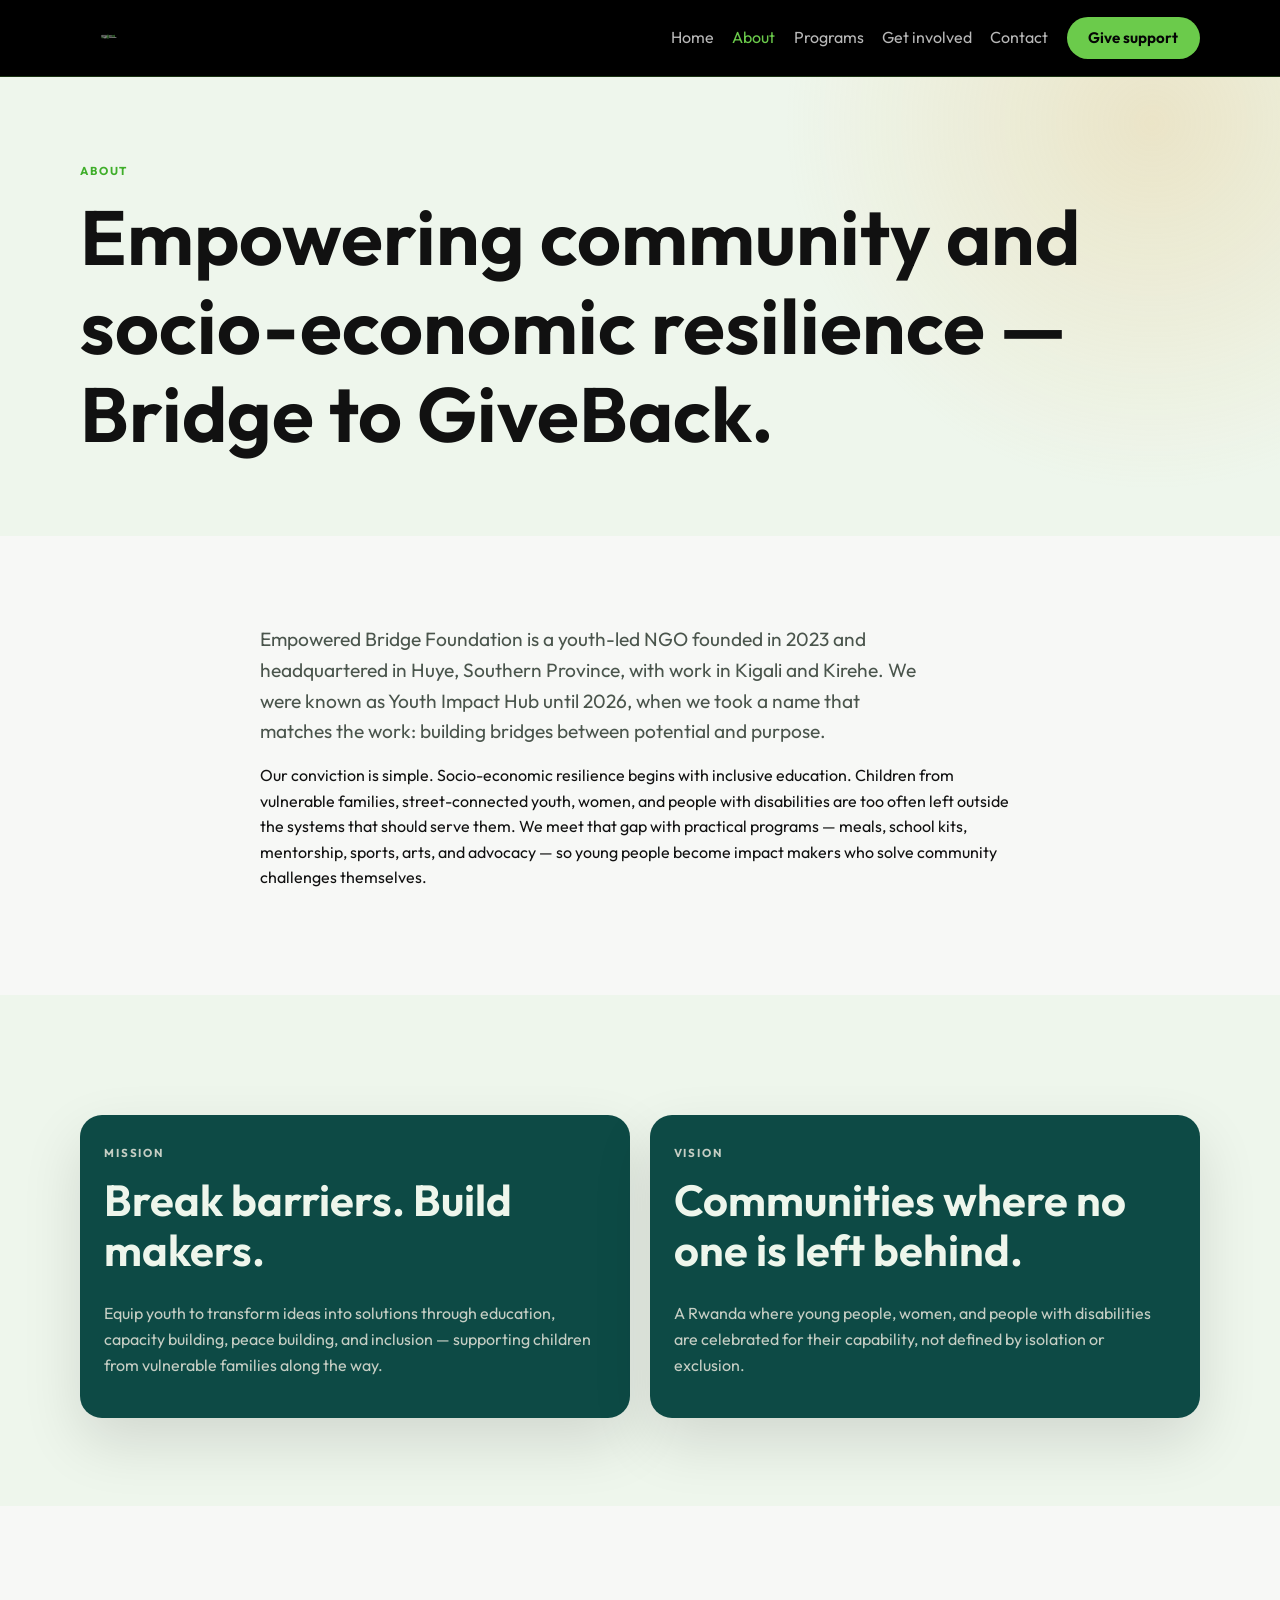
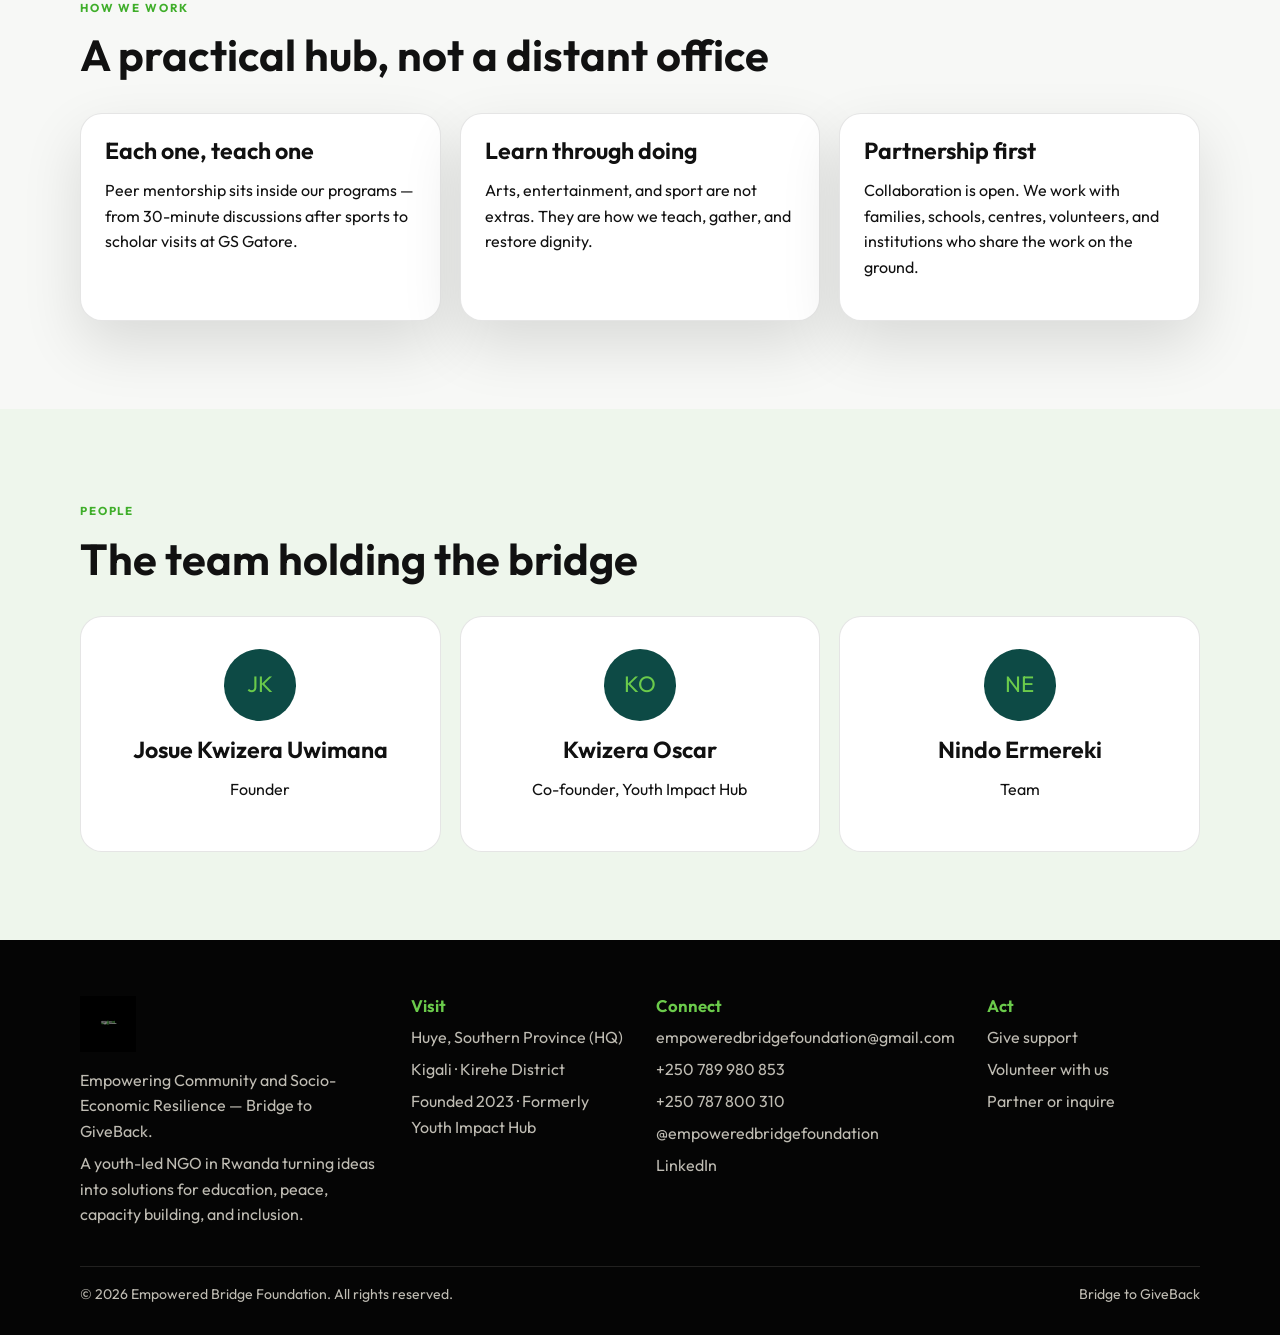
<file: about.html>
<!doctype html>
<html lang="en">
  <head>
    <meta charset="UTF-8" />
    <meta name="viewport" content="width=device-width, initial-scale=1.0" />
    <meta name="description" content="About Empowered Bridge Foundation, a youth-led NGO in Rwanda." />
    <title>About · Empowered Bridge Foundation</title>
    <link rel="icon" href="assets/logo.png" />
    <link rel="preconnect" href="https://fonts.googleapis.com" />
    <link rel="preconnect" href="https://fonts.gstatic.com" crossorigin />
    <link
      href="https://fonts.googleapis.com/css2?family=Outfit:wght@400;500;600;700&display=swap"
      rel="stylesheet"
    />
    <link rel="stylesheet" href="css/styles.css" />
  </head>
  <body data-page="about">
    <main>
      <section class="page-hero">
        <div class="container">
          <p class="eyebrow">About</p>
          <h1>Empowering community and socio-economic resilience — Bridge to GiveBack.</h1>
        </div>
      </section>

      <section class="section">
        <div class="container prose-wide">
          <p class="lede">
            Empowered Bridge Foundation is a youth-led NGO founded in 2023
            and headquartered in Huye, Southern Province, with work in Kigali
            and Kirehe. We were known as Youth Impact Hub until 2026, when we
            took a name that matches the work: building bridges between
            potential and purpose.
          </p>
          <p>
            Our conviction is simple. Socio-economic resilience begins with
            inclusive education. Children from vulnerable families, street-connected
            youth, women, and people with disabilities are too often left outside
            the systems that should serve them. We meet that gap with practical
            programs — meals, school kits, mentorship, sports, arts, and
            advocacy — so young people become impact makers who solve community
            challenges themselves.
          </p>
        </div>
      </section>

      <section class="section tint">
        <div class="container card-grid two">
          <article class="card deep">
            <p class="eyebrow">Mission</p>
            <h2>Break barriers. Build makers.</h2>
            <p>
              Equip youth to transform ideas into solutions through education,
              capacity building, peace building, and inclusion — supporting
              children from vulnerable families along the way.
            </p>
          </article>
          <article class="card deep">
            <p class="eyebrow">Vision</p>
            <h2>Communities where no one is left behind.</h2>
            <p>
              A Rwanda where young people, women, and people with disabilities
              are celebrated for their capability, not defined by isolation or
              exclusion.
            </p>
          </article>
        </div>
      </section>

      <section class="section">
        <div class="container">
          <p class="eyebrow">How we work</p>
          <h2>A practical hub, not a distant office</h2>
          <div class="card-grid three">
            <article class="card">
              <h3>Each one, teach one</h3>
              <p>Peer mentorship sits inside our programs — from 30-minute discussions after sports to scholar visits at GS Gatore.</p>
            </article>
            <article class="card">
              <h3>Learn through doing</h3>
              <p>Arts, entertainment, and sport are not extras. They are how we teach, gather, and restore dignity.</p>
            </article>
            <article class="card">
              <h3>Partnership first</h3>
              <p>Collaboration is open. We work with families, schools, centres, volunteers, and institutions who share the work on the ground.</p>
            </article>
          </div>
        </div>
      </section>

      <section class="section tint">
        <div class="container">
          <p class="eyebrow">People</p>
          <h2>The team holding the bridge</h2>
          <div class="card-grid three">
            <article class="person">
              <div class="avatar">JK</div>
              <h3>Josue Kwizera Uwimana</h3>
              <p>Founder</p>
            </article>
            <article class="person">
              <div class="avatar">KO</div>
              <h3>Kwizera Oscar</h3>
              <p>Co-founder, Youth Impact Hub</p>
            </article>
            <article class="person">
              <div class="avatar">NE</div>
              <h3>Nindo Ermereki</h3>
              <p>Team</p>
            </article>
          </div>
        </div>
      </section>
    </main>
    <script src="js/site.js"></script>
  </body>
</html>
</file>
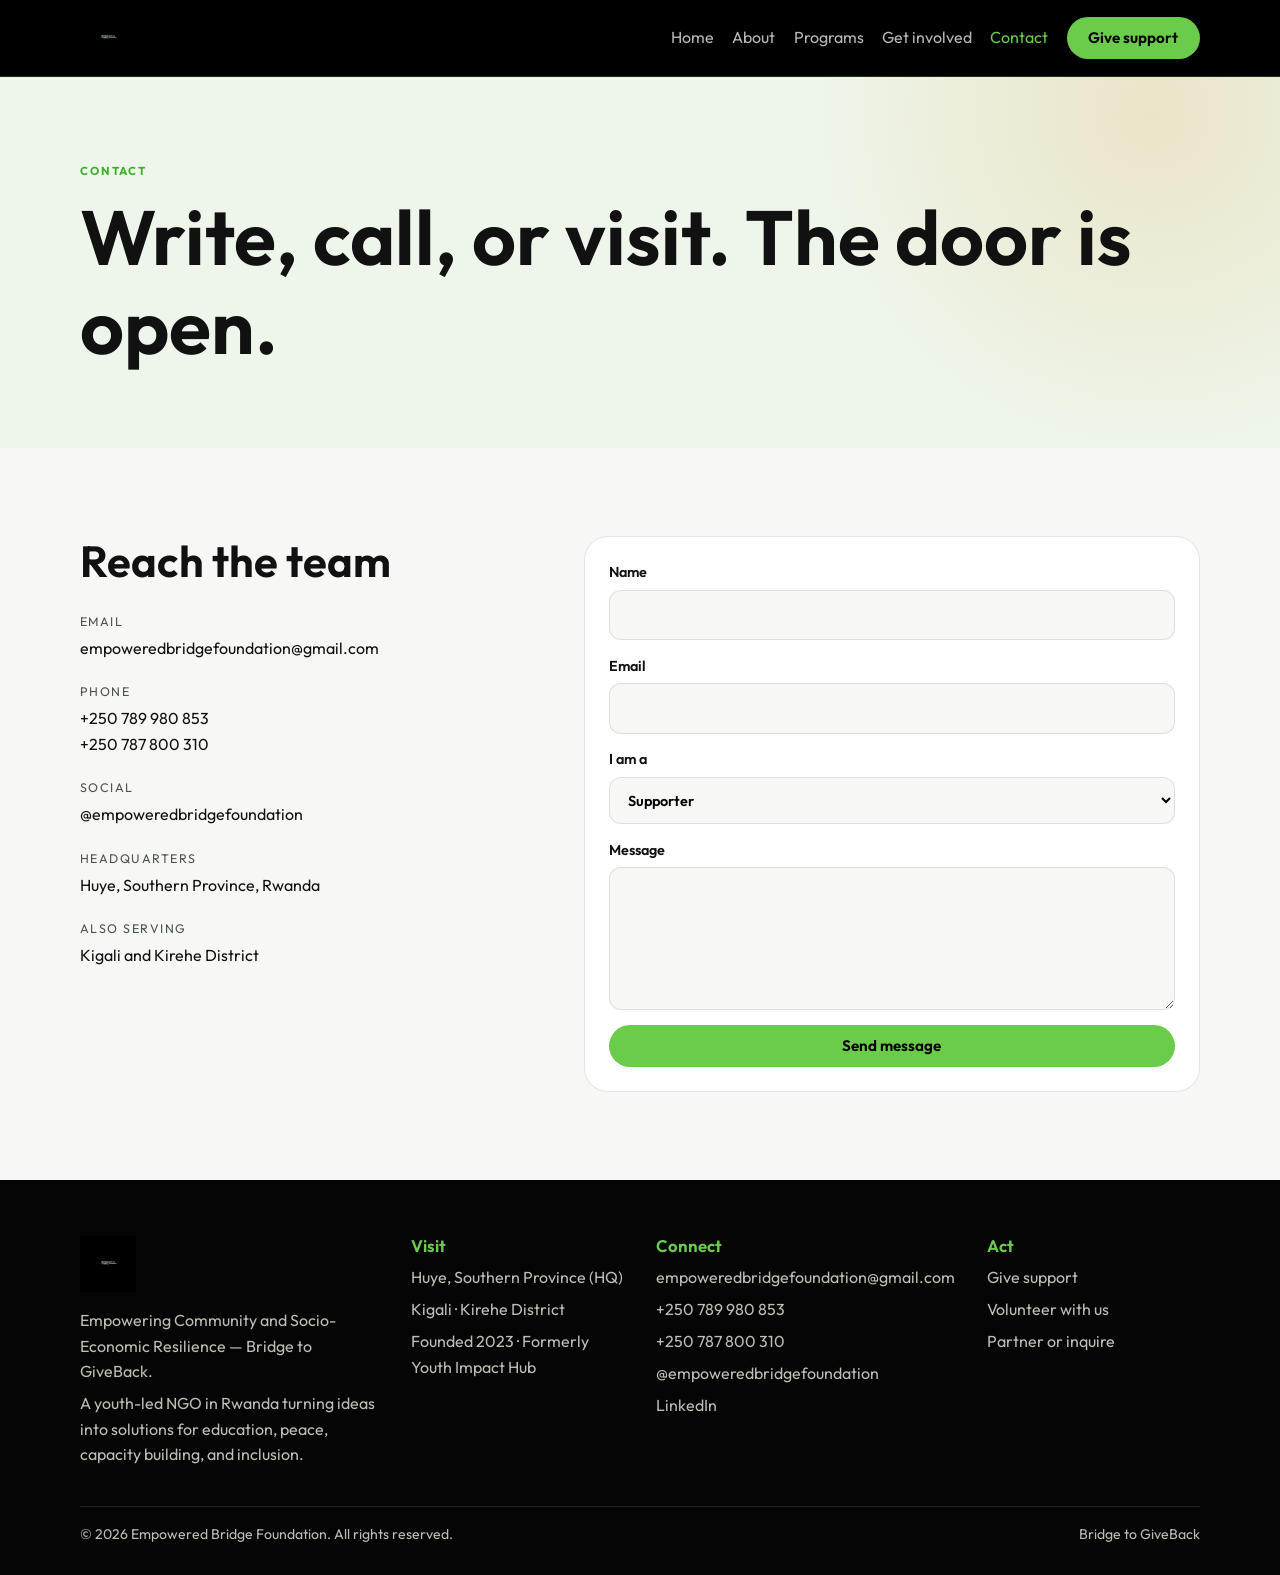
<file: contact.html>
<!doctype html>
<html lang="en">
  <head>
    <meta charset="UTF-8" />
    <meta name="viewport" content="width=device-width, initial-scale=1.0" />
    <meta name="description" content="Contact Empowered Bridge Foundation, a youth-led NGO serving Huye, Kigali, and Kirehe." />
    <title>Contact · Empowered Bridge Foundation</title>
    <link rel="icon" href="assets/logo.png" />
    <link rel="preconnect" href="https://fonts.googleapis.com" />
    <link rel="preconnect" href="https://fonts.gstatic.com" crossorigin />
    <link
      href="https://fonts.googleapis.com/css2?family=Outfit:wght@400;500;600;700&display=swap"
      rel="stylesheet"
    />
    <link rel="stylesheet" href="css/styles.css" />
  </head>
  <body data-page="contact">
    <main>
      <section class="page-hero">
        <div class="container">
          <p class="eyebrow">Contact</p>
          <h1>Write, call, or visit. The door is open.</h1>
        </div>
      </section>

      <section class="section">
        <div class="container contact-grid">
          <div>
            <h2>Reach the team</h2>
            <ul class="contact-list">
              <li>
                <span>Email</span>
                <a href="mailto:empoweredbridgefoundation@gmail.com">empoweredbridgefoundation@gmail.com</a>
              </li>
              <li>
                <span>Phone</span>
                <a href="tel:+250789980853">+250 789 980 853</a>
                <a href="tel:+250787800310">+250 787 800 310</a>
              </li>
              <li>
                <span>Social</span>
                <a href="https://www.instagram.com/empoweredbridgefoundation" target="_blank" rel="noreferrer">@empoweredbridgefoundation</a>
              </li>
              <li>
                <span>Headquarters</span>
                <p>Huye, Southern Province, Rwanda</p>
              </li>
              <li>
                <span>Also serving</span>
                <p>Kigali and Kirehe District</p>
              </li>
            </ul>
          </div>

          <form class="contact-form">
            <label>
              Name
              <input name="name" required />
            </label>
            <label>
              Email
              <input type="email" name="email" required />
            </label>
            <label>
              I am a
              <select name="role">
                <option value="supporter">Supporter</option>
                <option value="volunteer">Volunteer</option>
                <option value="partner">Partner / organization</option>
                <option value="media">Media</option>
              </select>
            </label>
            <label>
              Message
              <textarea name="message" rows="5" required></textarea>
            </label>
            <button type="submit" class="btn btn-gold">Send message</button>
            <p class="note" hidden>
              Your email app should open. If it does not, write us directly at
              empoweredbridgefoundation@gmail.com.
            </p>
          </form>
        </div>
      </section>
    </main>
    <script src="js/site.js"></script>
  </body>
</html>
</file>
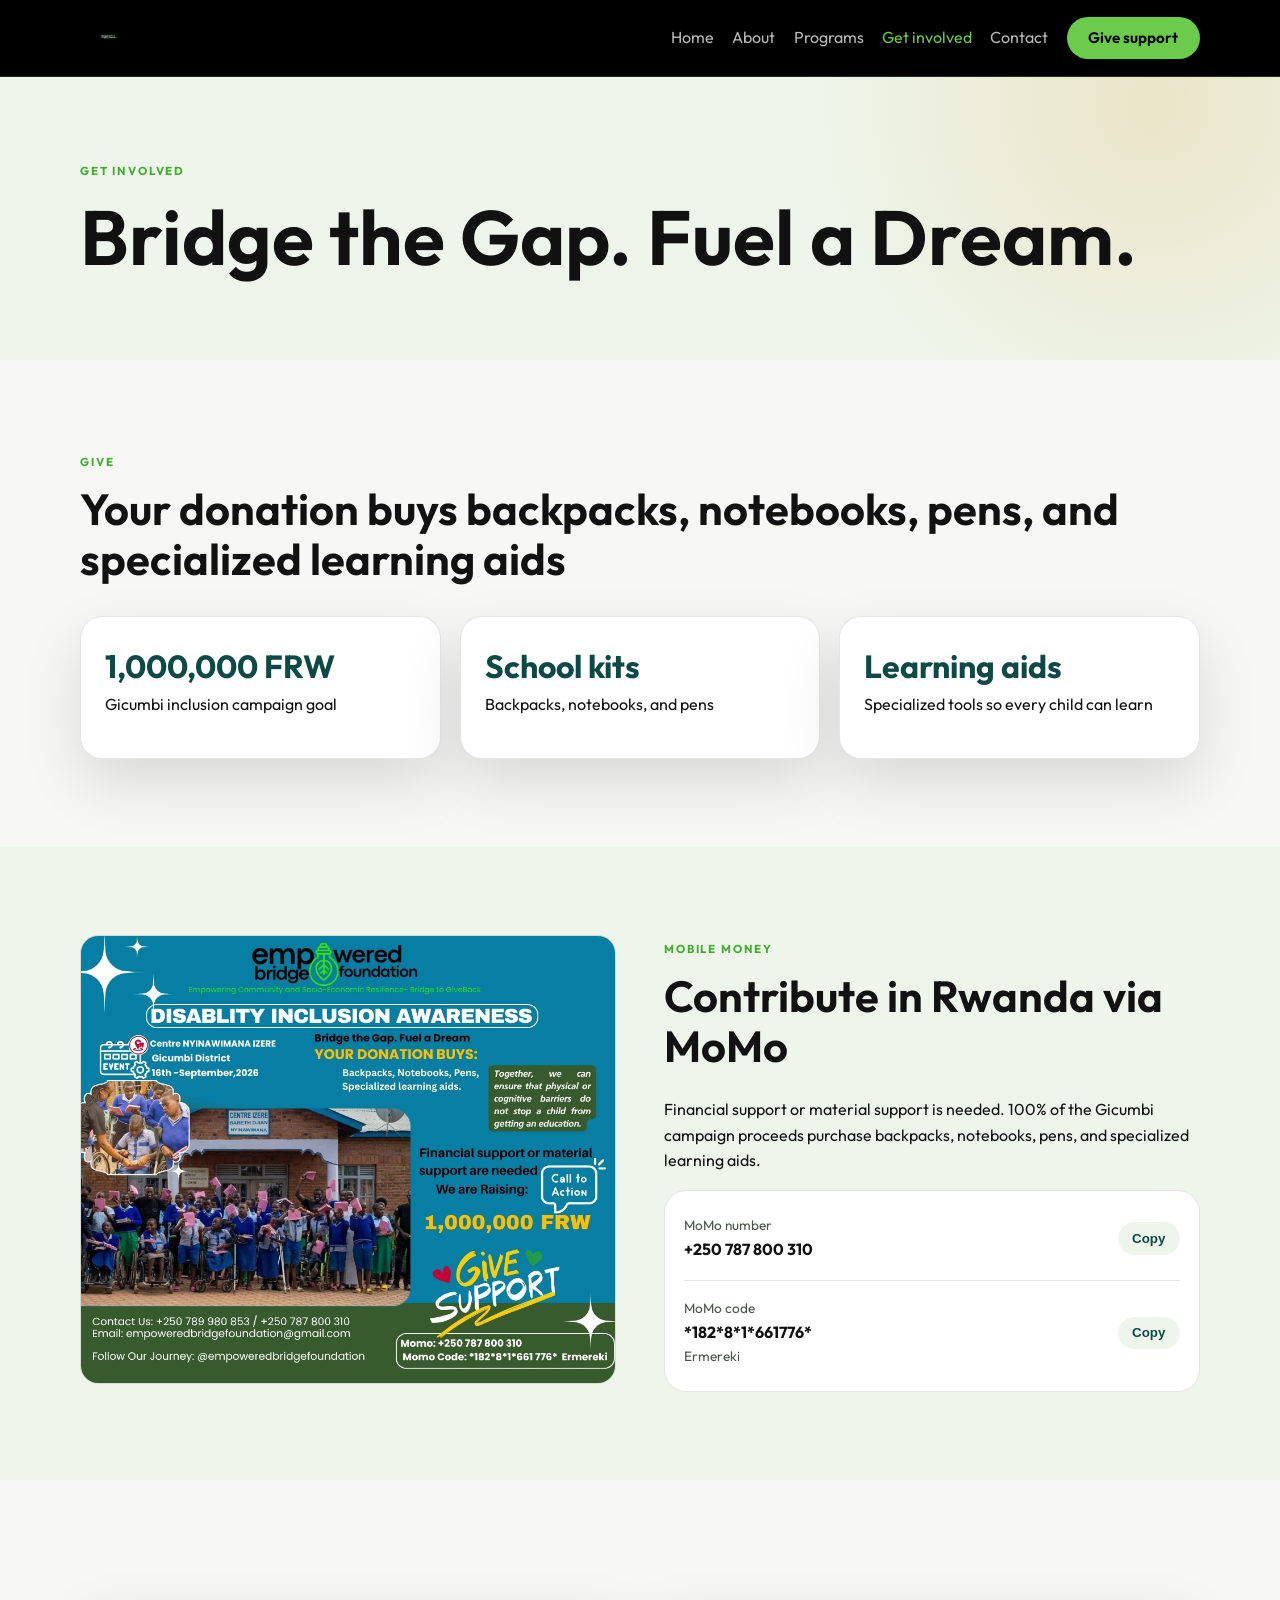
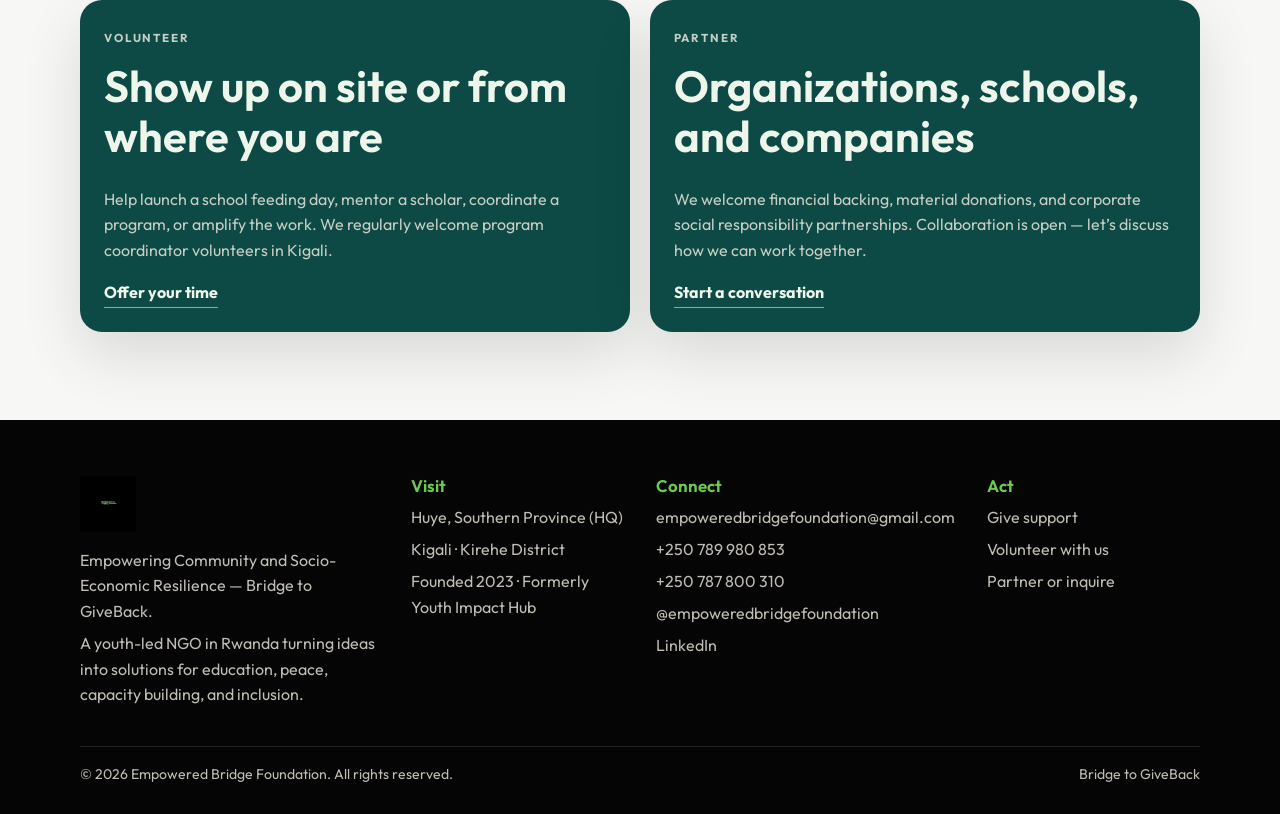
<file: get-involved.html>
<!doctype html>
<html lang="en">
  <head>
    <meta charset="UTF-8" />
    <meta name="viewport" content="width=device-width, initial-scale=1.0" />
    <meta name="description" content="Donate, volunteer, or partner with Empowered Bridge Foundation, a youth-led NGO in Rwanda." />
    <title>Get involved · Empowered Bridge Foundation</title>
    <link rel="icon" href="assets/logo.png" />
    <link rel="preconnect" href="https://fonts.googleapis.com" />
    <link rel="preconnect" href="https://fonts.gstatic.com" crossorigin />
    <link
      href="https://fonts.googleapis.com/css2?family=Outfit:wght@400;500;600;700&display=swap"
      rel="stylesheet"
    />
    <link rel="stylesheet" href="css/styles.css" />
  </head>
  <body data-page="involved">
    <main>
      <section class="page-hero">
        <div class="container">
          <p class="eyebrow">Get involved</p>
          <h1>Bridge the Gap. Fuel a Dream.</h1>
        </div>
      </section>

      <section class="section">
        <div class="container">
          <p class="eyebrow">Give</p>
          <h2>Your donation buys backpacks, notebooks, pens, and specialized learning aids</h2>
          <div class="card-grid three">
            <article class="card gift">
              <strong>1,000,000 FRW</strong>
              <p>Gicumbi inclusion campaign goal</p>
            </article>
            <article class="card gift">
              <strong>School kits</strong>
              <p>Backpacks, notebooks, and pens</p>
            </article>
            <article class="card gift">
              <strong>Learning aids</strong>
              <p>Specialized tools so every child can learn</p>
            </article>
          </div>
        </div>
      </section>

      <section class="section tint">
        <div class="container split">
          <img
            class="flyer"
            src="assets/disability-inclusion-flyer.jpg"
            alt="Disability Inclusion Awareness flyer"
          />
          <div>
            <p class="eyebrow">Mobile money</p>
            <h2>Contribute in Rwanda via MoMo</h2>
            <p>
              Financial support or material support is needed. 100% of the
              Gicumbi campaign proceeds purchase backpacks, notebooks, pens, and
              specialized learning aids.
            </p>
            <div class="pay-box">
              <div class="pay-row">
                <div>
                  <span>MoMo number</span>
                  <strong>+250 787 800 310</strong>
                </div>
                <button type="button" data-copy="+250787800310">Copy</button>
              </div>
              <div class="pay-row">
                <div>
                  <span>MoMo code</span>
                  <strong>*182*8*1*661776*</strong>
                  <em>Ermereki</em>
                </div>
                <button type="button" data-copy="*182*8*1*661776*">Copy</button>
              </div>
            </div>
          </div>
        </div>
      </section>

      <section class="section">
        <div class="container card-grid two">
          <article class="card deep">
            <p class="eyebrow">Volunteer</p>
            <h2>Show up on site or from where you are</h2>
            <p>
              Help launch a school feeding day, mentor a scholar, coordinate a
              program, or amplify the work. We regularly welcome program
              coordinator volunteers in Kigali.
            </p>
            <a href="contact.html" class="text-link">Offer your time</a>
          </article>
          <article class="card deep">
            <p class="eyebrow">Partner</p>
            <h2>Organizations, schools, and companies</h2>
            <p>
              We welcome financial backing, material donations, and corporate
              social responsibility partnerships. Collaboration is open — let’s
              discuss how we can work together.
            </p>
            <a href="contact.html" class="text-link">Start a conversation</a>
          </article>
        </div>
      </section>
    </main>
    <script src="js/site.js"></script>
  </body>
</html>
</file>
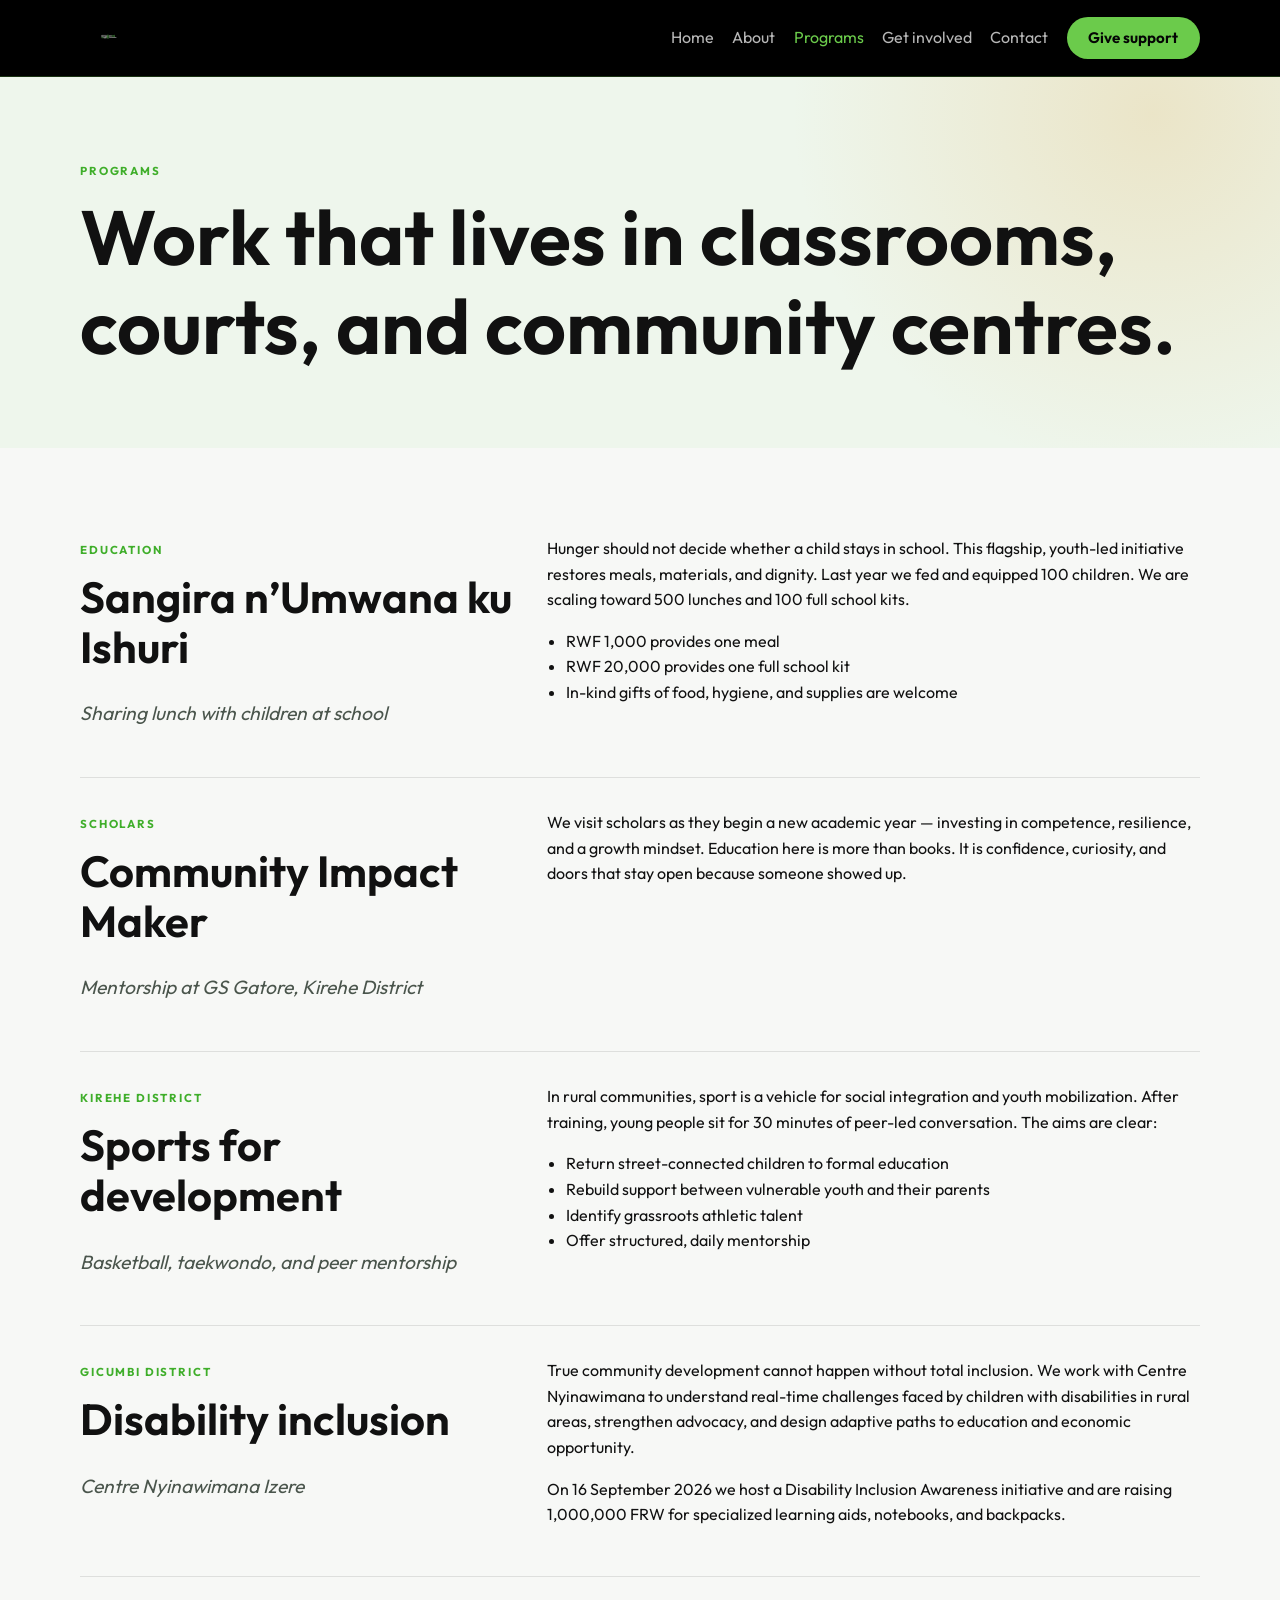
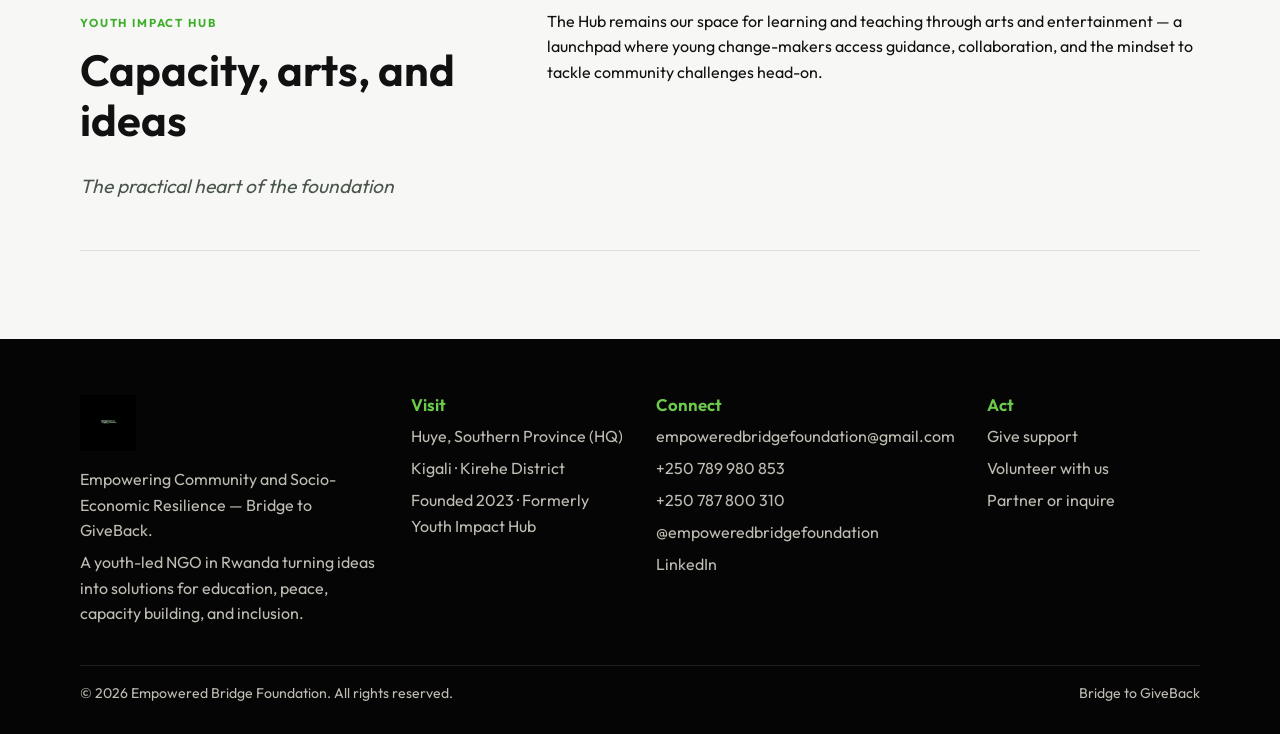
<file: programs.html>
<!doctype html>
<html lang="en">
  <head>
    <meta charset="UTF-8" />
    <meta name="viewport" content="width=device-width, initial-scale=1.0" />
    <meta name="description" content="Programs of Empowered Bridge Foundation, a youth-led NGO: school feeding, sports, scholars, and disability inclusion." />
    <title>Programs · Empowered Bridge Foundation</title>
    <link rel="icon" href="assets/logo.png" />
    <link rel="preconnect" href="https://fonts.googleapis.com" />
    <link rel="preconnect" href="https://fonts.gstatic.com" crossorigin />
    <link
      href="https://fonts.googleapis.com/css2?family=Outfit:wght@400;500;600;700&display=swap"
      rel="stylesheet"
    />
    <link rel="stylesheet" href="css/styles.css" />
  </head>
  <body data-page="programs">
    <main>
      <section class="page-hero">
        <div class="container">
          <p class="eyebrow">Programs</p>
          <h1>Work that lives in classrooms, courts, and community centres.</h1>
        </div>
      </section>

      <section class="section">
        <div class="container program-list">
          <article class="program">
            <div class="program-meta">
              <p class="eyebrow">Education</p>
              <h2>Sangira n’Umwana ku Ishuri</h2>
              <p class="kicker">Sharing lunch with children at school</p>
            </div>
            <div>
              <p>
                Hunger should not decide whether a child stays in school. This
                flagship, youth-led initiative restores meals, materials, and
                dignity. Last year we fed and equipped 100 children. We are
                scaling toward 500 lunches and 100 full school kits.
              </p>
              <ul>
                <li>RWF 1,000 provides one meal</li>
                <li>RWF 20,000 provides one full school kit</li>
                <li>In-kind gifts of food, hygiene, and supplies are welcome</li>
              </ul>
            </div>
          </article>

          <article class="program">
            <div class="program-meta">
              <p class="eyebrow">Scholars</p>
              <h2>Community Impact Maker</h2>
              <p class="kicker">Mentorship at GS Gatore, Kirehe District</p>
            </div>
            <div>
              <p>
                We visit scholars as they begin a new academic year — investing
                in competence, resilience, and a growth mindset. Education here
                is more than books. It is confidence, curiosity, and doors that
                stay open because someone showed up.
              </p>
            </div>
          </article>

          <article class="program">
            <div class="program-meta">
              <p class="eyebrow">Kirehe District</p>
              <h2>Sports for development</h2>
              <p class="kicker">Basketball, taekwondo, and peer mentorship</p>
            </div>
            <div>
              <p>
                In rural communities, sport is a vehicle for social integration
                and youth mobilization. After training, young people sit for
                30 minutes of peer-led conversation. The aims are clear:
              </p>
              <ul>
                <li>Return street-connected children to formal education</li>
                <li>Rebuild support between vulnerable youth and their parents</li>
                <li>Identify grassroots athletic talent</li>
                <li>Offer structured, daily mentorship</li>
              </ul>
            </div>
          </article>

          <article class="program">
            <div class="program-meta">
              <p class="eyebrow">Gicumbi District</p>
              <h2>Disability inclusion</h2>
              <p class="kicker">Centre Nyinawimana Izere</p>
            </div>
            <div>
              <p>
                True community development cannot happen without total
                inclusion. We work with Centre Nyinawimana to understand
                real-time challenges faced by children with disabilities in
                rural areas, strengthen advocacy, and design adaptive paths to
                education and economic opportunity.
              </p>
              <p>
                On 16 September 2026 we host a Disability Inclusion Awareness
                initiative and are raising 1,000,000 FRW for specialized
                learning aids, notebooks, and backpacks.
              </p>
            </div>
          </article>

          <article class="program">
            <div class="program-meta">
              <p class="eyebrow">Youth Impact Hub</p>
              <h2>Capacity, arts, and ideas</h2>
              <p class="kicker">The practical heart of the foundation</p>
            </div>
            <div>
              <p>
                The Hub remains our space for learning and teaching through
                arts and entertainment — a launchpad where young change-makers
                access guidance, collaboration, and the mindset to tackle
                community challenges head-on.
              </p>
            </div>
          </article>
        </div>
      </section>
    </main>
    <script src="js/site.js"></script>
  </body>
</html>
</file>
<file: css/styles.css>
*,
*::before,
*::after {
  box-sizing: border-box;
}

:root {
  --forest: #0d4a45;
  --forest-deep: #050505;
  --leaf: #3fae2a;
  --gold: #6bcb4b;
  --gold-deep: #4da832;
  --cream: #eef6ec;
  --paper: #f7f8f6;
  --ink: #111111;
  --muted: #4a554c;
  --line: rgba(0, 0, 0, 0.1);
  --shadow: 0 24px 60px rgba(0, 0, 0, 0.12);
  --serif: "Outfit", system-ui, sans-serif;
  --sans: "Outfit", system-ui, sans-serif;
}

html {
  scroll-behavior: smooth;
}

body {
  margin: 0;
  color: var(--ink);
  background: var(--paper);
  font-family: var(--sans);
  line-height: 1.6;
}

img {
  max-width: 100%;
  display: block;
}

a {
  color: inherit;
  text-decoration: none;
}

h1,
h2,
h3 {
  font-family: var(--serif);
  font-weight: 650;
  line-height: 1.15;
  margin: 0 0 0.6em;
}

h1 {
  font-size: clamp(2.4rem, 6vw, 5rem);
}

h2 {
  font-size: clamp(1.8rem, 3.4vw, 2.8rem);
}

h3 {
  font-size: 1.45rem;
}

p {
  margin: 0 0 1rem;
}

ul {
  margin: 0 0 1rem;
  padding-left: 1.15rem;
}

.container {
  width: min(1120px, calc(100% - 2.4rem));
  margin-inline: auto;
}

.eyebrow {
  display: inline-block;
  letter-spacing: 0.16em;
  text-transform: uppercase;
  font-size: 0.72rem;
  font-weight: 700;
  color: var(--leaf);
  margin-bottom: 0.8rem;
}

.eyebrow.gold {
  color: var(--gold);
}

.lede {
  font-size: 1.2rem;
  color: var(--muted);
  max-width: 42rem;
}

.btn {
  display: inline-flex;
  align-items: center;
  justify-content: center;
  gap: 0.4rem;
  border: 0;
  border-radius: 999px;
  padding: 0.85rem 1.35rem;
  font: 650 0.95rem/1 var(--sans);
  cursor: pointer;
}

.btn-gold {
  background: var(--gold);
  color: var(--forest-deep);
}

.btn-dark {
  background: var(--forest);
  color: var(--cream);
}

.btn-ghost {
  background: transparent;
  color: var(--cream);
  border: 1px solid rgba(244, 239, 228, 0.35);
}

.text-link {
  display: inline-block;
  font-weight: 700;
  border-bottom: 1.5px solid var(--gold);
  padding-bottom: 0.1rem;
}

.card.deep .text-link {
  color: var(--cream);
}

.site-header {
  position: sticky;
  top: 0;
  z-index: 20;
  background: #000;
  border-bottom: 1px solid rgba(107, 203, 75, 0.25);
}

.site-header nav a:not(.btn) {
  color: rgba(255, 255, 255, 0.72);
}

.site-header nav a.active:not(.btn) {
  color: var(--gold);
}

.nav-toggle {
  display: none;
}

.wordmark {
  height: 56px;
  width: auto;
  display: block;
}

.header-inner {
  position: relative;
  display: flex;
  align-items: center;
  justify-content: space-between;
  min-height: 76px;
  gap: 1rem;
}

.brand {
  display: flex;
  align-items: center;
  gap: 0.7rem;
  font-weight: 700;
}

.brand small {
  display: block;
  font-weight: 500;
  font-size: 0.72rem;
  letter-spacing: 0.12em;
  text-transform: uppercase;
  color: var(--muted);
}

.site-header nav {
  display: flex;
  align-items: center;
  gap: 1.15rem;
}

.nav-toggle {
  display: none;
  width: 42px;
  height: 42px;
  border: 1px solid rgba(255, 255, 255, 0.2);
  background: transparent;
  border-radius: 10px;
}

.nav-toggle span {
  display: block;
  width: 18px;
  height: 2px;
  margin: 5px auto;
  background: #fff;
}

.hero-brand {
  display: grid;
  align-items: end;
  color: var(--cream);
  overflow: hidden;
  background:
    radial-gradient(circle at 80% 20%, rgba(107, 203, 75, 0.18), transparent 32%),
    #000;
  min-height: 82vh;
}

.hero-brand .eyebrow {
  color: var(--gold);
}

.hero-media {
  position: absolute;
  inset: 0;
}

.hero-media img {
  width: 100%;
  height: 100%;
  object-fit: cover;
  filter: saturate(0.9);
}

.hero-media::after {
  content: "";
  position: absolute;
  inset: 0;
  background:
    linear-gradient(180deg, rgba(14, 36, 28, 0.15), rgba(14, 36, 28, 0.78)),
    radial-gradient(circle at 20% 20%, rgba(226, 184, 106, 0.18), transparent 40%);
}

.hero-copy {
  position: relative;
  z-index: 1;
  padding: 5rem 0 4rem;
}

.hero-copy .lede {
  color: rgba(244, 239, 228, 0.86);
}

.hero h1 em {
  font-style: italic;
  color: var(--gold);
}

.hero-actions {
  display: flex;
  flex-wrap: wrap;
  gap: 0.8rem;
  margin-top: 1.6rem;
}

.band {
  background: var(--forest);
  color: var(--cream);
  padding: 2.4rem 0;
}

.stats {
  display: grid;
  grid-template-columns: repeat(4, 1fr);
  gap: 1.4rem;
}

.stats strong {
  display: block;
  font-family: var(--serif);
  font-size: 2.6rem;
  color: var(--gold);
}

.stats span {
  color: rgba(244, 239, 228, 0.78);
  font-size: 0.95rem;
}

.section {
  padding: 5.5rem 0;
}

.section.tint {
  background: var(--cream);
}

.split {
  display: grid;
  grid-template-columns: 1fr 1fr;
  gap: 3rem;
  align-items: start;
}

.card-grid {
  display: grid;
  gap: 1.2rem;
  margin-top: 2rem;
}

.card-grid.two {
  grid-template-columns: 1fr 1fr;
}

.card-grid.three {
  grid-template-columns: repeat(3, 1fr);
}

.card-grid.four {
  grid-template-columns: repeat(4, 1fr);
}

.card {
  background: white;
  border: 1px solid var(--line);
  border-radius: 22px;
  padding: 1.5rem;
  box-shadow: var(--shadow);
}

.card.deep {
  background: var(--forest);
  color: var(--cream);
  border: 0;
}

.card.deep .eyebrow,
.card.deep p {
  color: rgba(244, 239, 228, 0.8);
}

.card-index {
  font-family: var(--serif);
  color: var(--gold-deep);
  font-size: 1.4rem;
}

.section-head {
  display: flex;
  justify-content: space-between;
  align-items: end;
  gap: 1rem;
  margin-bottom: 2rem;
}

.feature-grid {
  display: grid;
  grid-template-columns: 1fr 1fr;
  gap: 1.2rem;
}

.feature {
  background: white;
  border-radius: 24px;
  overflow: hidden;
  border: 1px solid var(--line);
}

.feature img {
  width: 100%;
  height: 240px;
  object-fit: cover;
}

.feature div {
  padding: 1.4rem;
}

.cta-band {
  background: var(--forest);
  color: var(--cream);
  padding: 5rem 0;
}

.cta-band .kicker {
  color: var(--gold);
}

.tint .flyer {
  border-color: var(--line);
}

.campaign-grid {
  display: grid;
  grid-template-columns: 1.05fr 0.95fr;
  gap: 2rem;
  align-items: center;
}

.flyer {
  width: 100%;
  border-radius: 18px;
  border: 1px solid rgba(255, 255, 255, 0.12);
}

.page-hero {
  padding: 5rem 0 2rem;
  background:
    radial-gradient(circle at 90% 10%, rgba(226, 184, 106, 0.28), transparent 30%),
    var(--cream);
}

.prose-wide {
  max-width: 760px;
}

.person {
  text-align: center;
  background: white;
  border-radius: 22px;
  padding: 2rem 1rem;
  border: 1px solid var(--line);
}

.avatar {
  width: 72px;
  height: 72px;
  margin: 0 auto 1rem;
  border-radius: 50%;
  display: grid;
  place-items: center;
  background: var(--forest);
  color: var(--gold);
  font-family: var(--serif);
  font-size: 1.4rem;
}

.program-list {
  display: grid;
  gap: 2rem;
}

.program {
  display: grid;
  grid-template-columns: 0.8fr 1.2fr;
  gap: 2rem;
  padding-bottom: 2rem;
  border-bottom: 1px solid var(--line);
}

.kicker {
  font-style: italic;
  font-family: var(--serif);
  font-size: 1.2rem;
  color: var(--muted);
}

.gift strong {
  display: block;
  font-family: var(--serif);
  font-size: 2rem;
  color: var(--forest);
}

.pay-box {
  background: white;
  border-radius: 22px;
  padding: 0.4rem 1.2rem;
  border: 1px solid var(--line);
}

.pay-row {
  display: flex;
  justify-content: space-between;
  align-items: center;
  gap: 1rem;
  padding: 1.1rem 0;
  border-bottom: 1px solid var(--line);
}

.pay-row:last-of-type {
  border-bottom: 0;
}

.pay-row span,
.pay-row em {
  display: block;
  color: var(--muted);
  font-size: 0.85rem;
  font-style: normal;
}

.pay-row button {
  border: 0;
  background: var(--cream);
  color: var(--forest);
  border-radius: 999px;
  padding: 0.55rem 0.9rem;
  font-weight: 700;
  cursor: pointer;
}

.note {
  color: var(--leaf);
  font-weight: 600;
}

.contact-grid {
  display: grid;
  grid-template-columns: 0.85fr 1.15fr;
  gap: 3rem;
}

.contact-list {
  list-style: none;
  padding: 0;
  margin: 0;
}

.contact-list li {
  margin-bottom: 1.3rem;
}

.contact-list span {
  display: block;
  font-size: 0.78rem;
  letter-spacing: 0.12em;
  text-transform: uppercase;
  color: var(--muted);
  margin-bottom: 0.25rem;
}

.contact-list a,
.contact-list p {
  display: block;
  margin: 0;
}

.contact-form {
  display: grid;
  gap: 0.9rem;
  background: white;
  padding: 1.5rem;
  border-radius: 24px;
  border: 1px solid var(--line);
}

.contact-form label {
  display: grid;
  gap: 0.35rem;
  font-size: 0.9rem;
  font-weight: 600;
}

.contact-form input,
.contact-form select,
.contact-form textarea {
  font: inherit;
  padding: 0.8rem 0.9rem;
  border-radius: 12px;
  border: 1px solid var(--line);
  background: var(--paper);
}

.site-footer {
  background: var(--forest-deep);
  color: var(--cream);
  padding: 3.5rem 0 1.4rem;
}

.footer-grid {
  display: grid;
  grid-template-columns: 1.4fr 1fr 1fr 1fr;
  gap: 2rem;
  padding-bottom: 2rem;
}

.footer-brand {
  margin-bottom: 1rem;
}

.site-footer h3 {
  font-size: 1.05rem;
  color: var(--gold);
}

.site-footer p,
.site-footer a {
  color: rgba(244, 239, 228, 0.78);
  margin-bottom: 0.4rem;
}

.footer-base {
  display: flex;
  justify-content: space-between;
  gap: 1rem;
  border-top: 1px solid rgba(244, 239, 228, 0.12);
  padding-top: 1rem;
  font-size: 0.88rem;
}

@media (max-width: 900px) {
  .nav-toggle {
    display: block;
  }

  .site-header nav {
    display: none;
    position: absolute;
    left: 0;
    right: 0;
    top: calc(100% + 8px);
    background: #111;
    border: 1px solid rgba(107, 203, 75, 0.3);
    color: #fff;
    border-radius: 16px;
    padding: 1rem;
    flex-direction: column;
    align-items: stretch;
    box-shadow: var(--shadow);
  }

  .site-header nav.is-open {
    display: flex;
  }

  .campaign-grid,
  .stats,
  .card-grid.two,
  .card-grid.three,
  .card-grid.four,
  .split,
  .feature-grid,
  .program,
  .contact-grid,
  .footer-grid,
  .section-head,
  .footer-base {
    grid-template-columns: 1fr;
    display: grid;
  }

  .section-head,
  .footer-base {
    align-items: start;
  }
}
</file>
